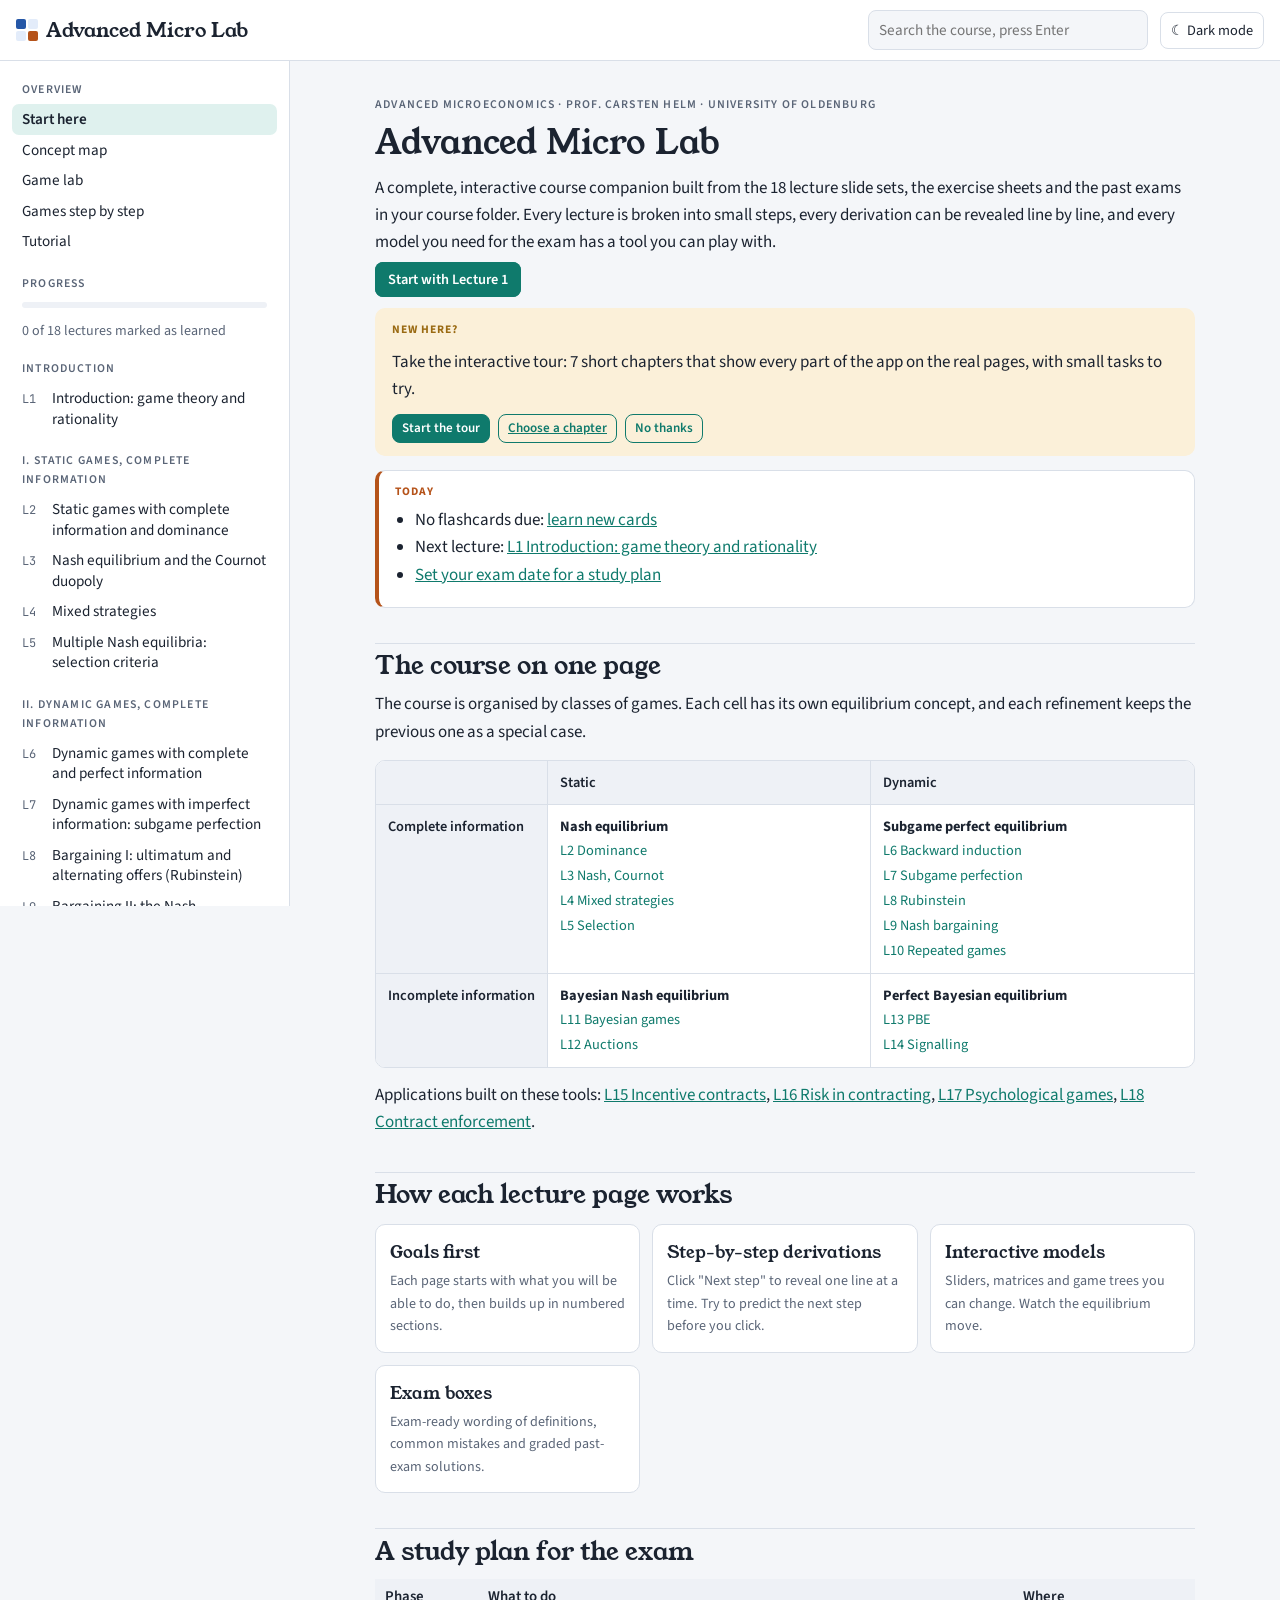
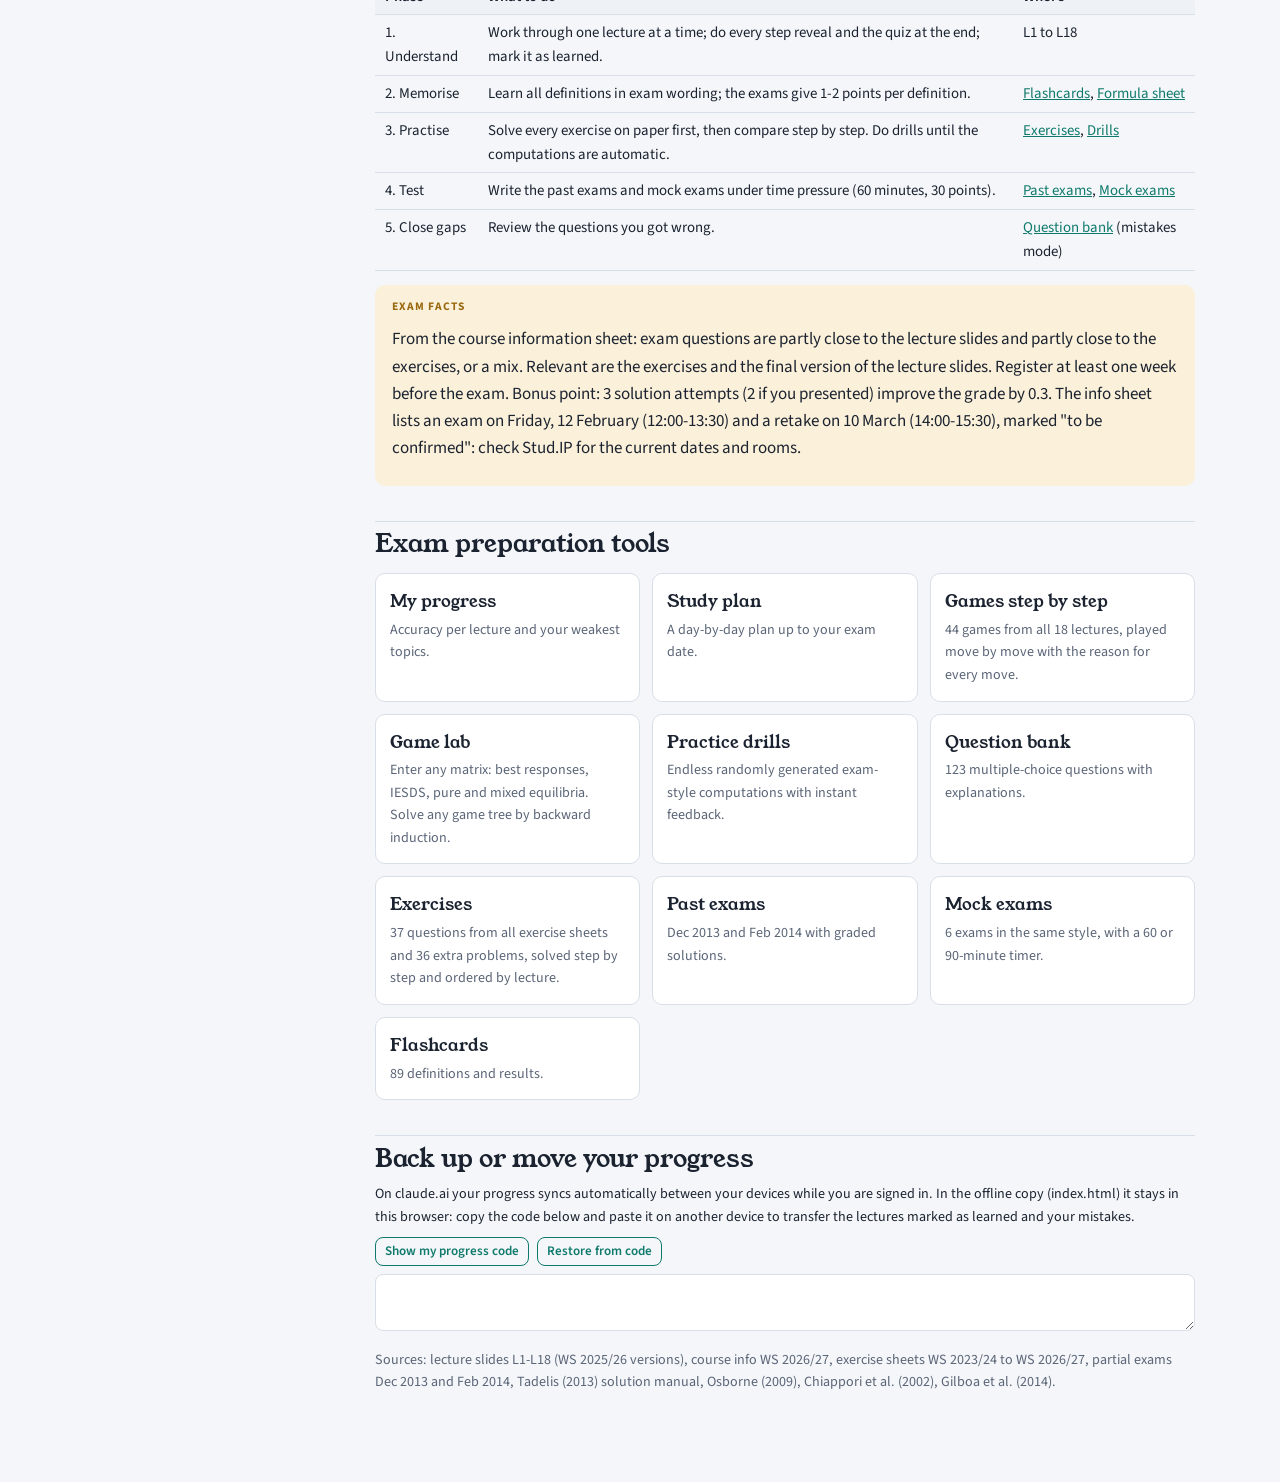
<file: index.html>
<!doctype html>
<html lang="en">
<head>
<meta charset="utf-8">
<meta name="viewport" content="width=device-width, initial-scale=1">
<title>Advanced Micro Lab</title>
<meta http-equiv="refresh" content="0; url=app/">
<link rel="canonical" href="app/">
</head>
<body style="font-family:system-ui,sans-serif;padding:24px">
<p>Opening <a href="app/">Advanced Micro Lab</a>...</p>
<script>location.replace('app/' + location.hash);</script>
</body>
</html>
</file>
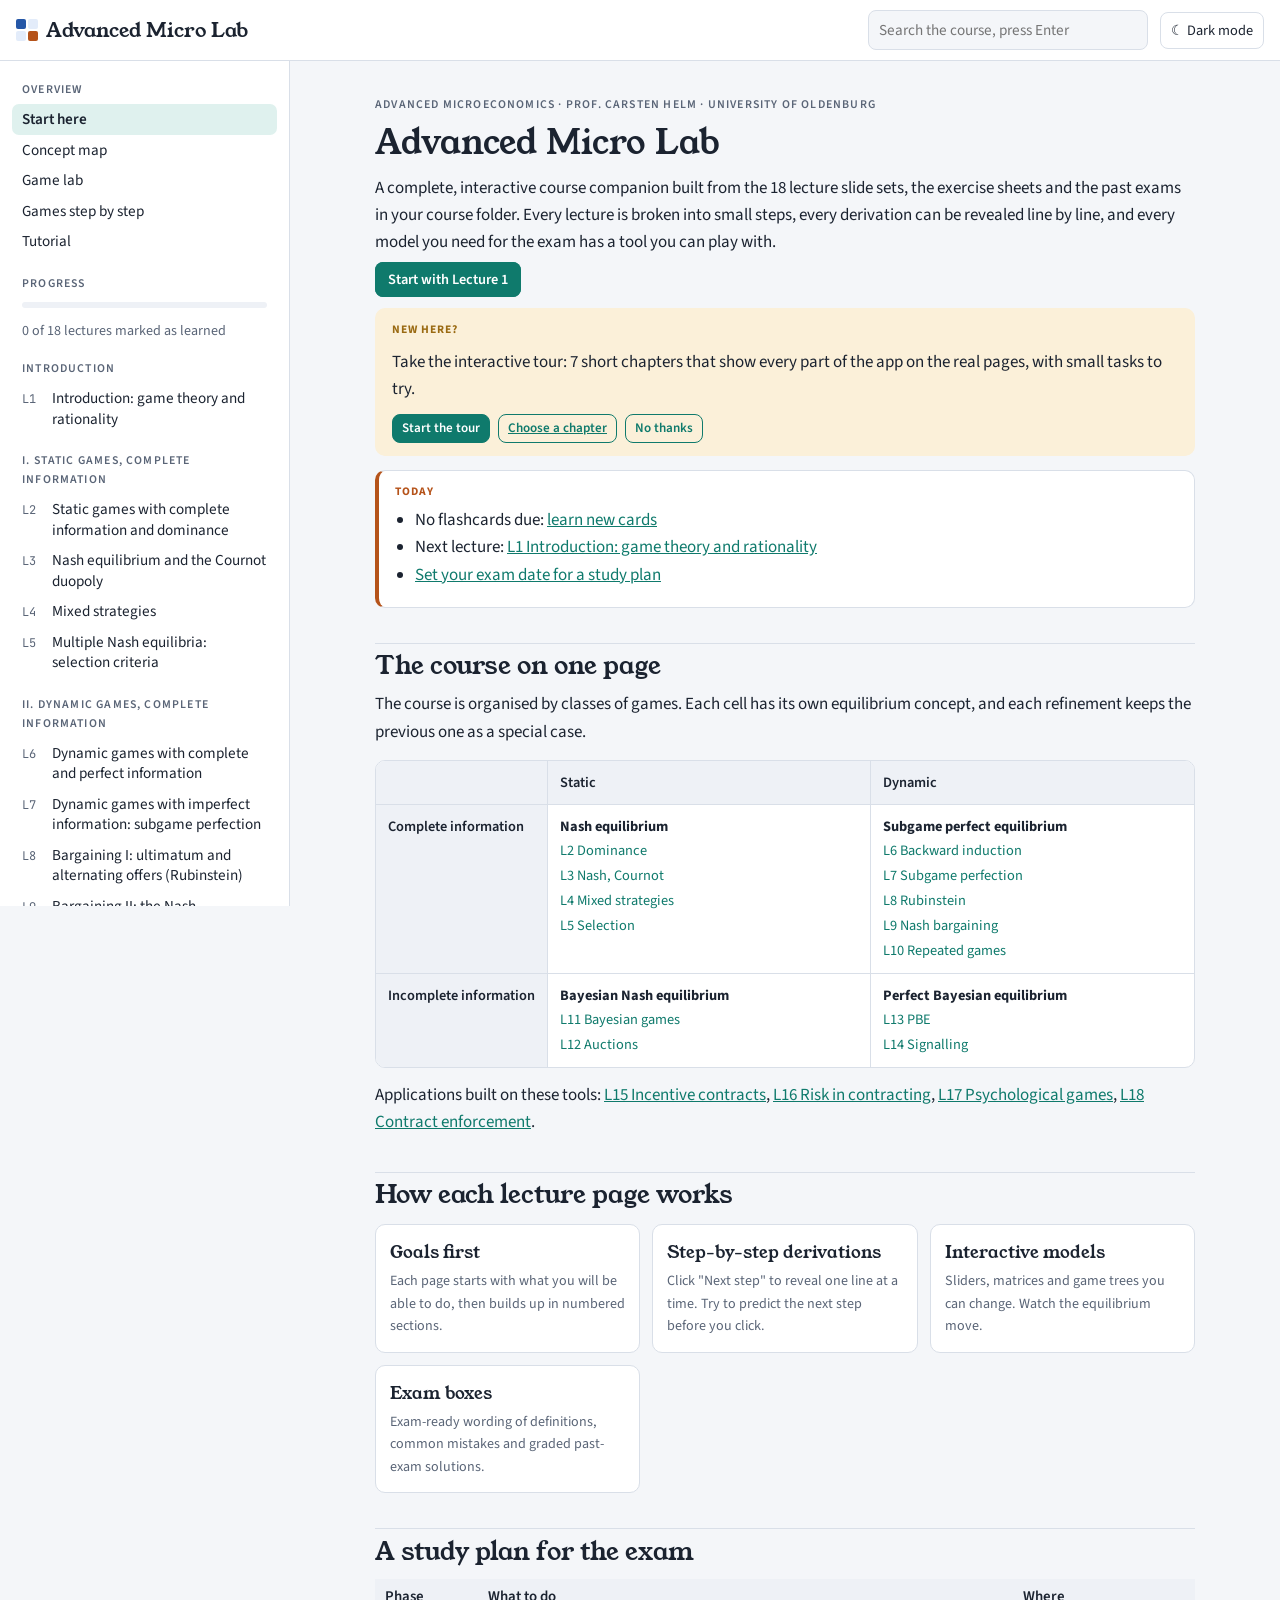
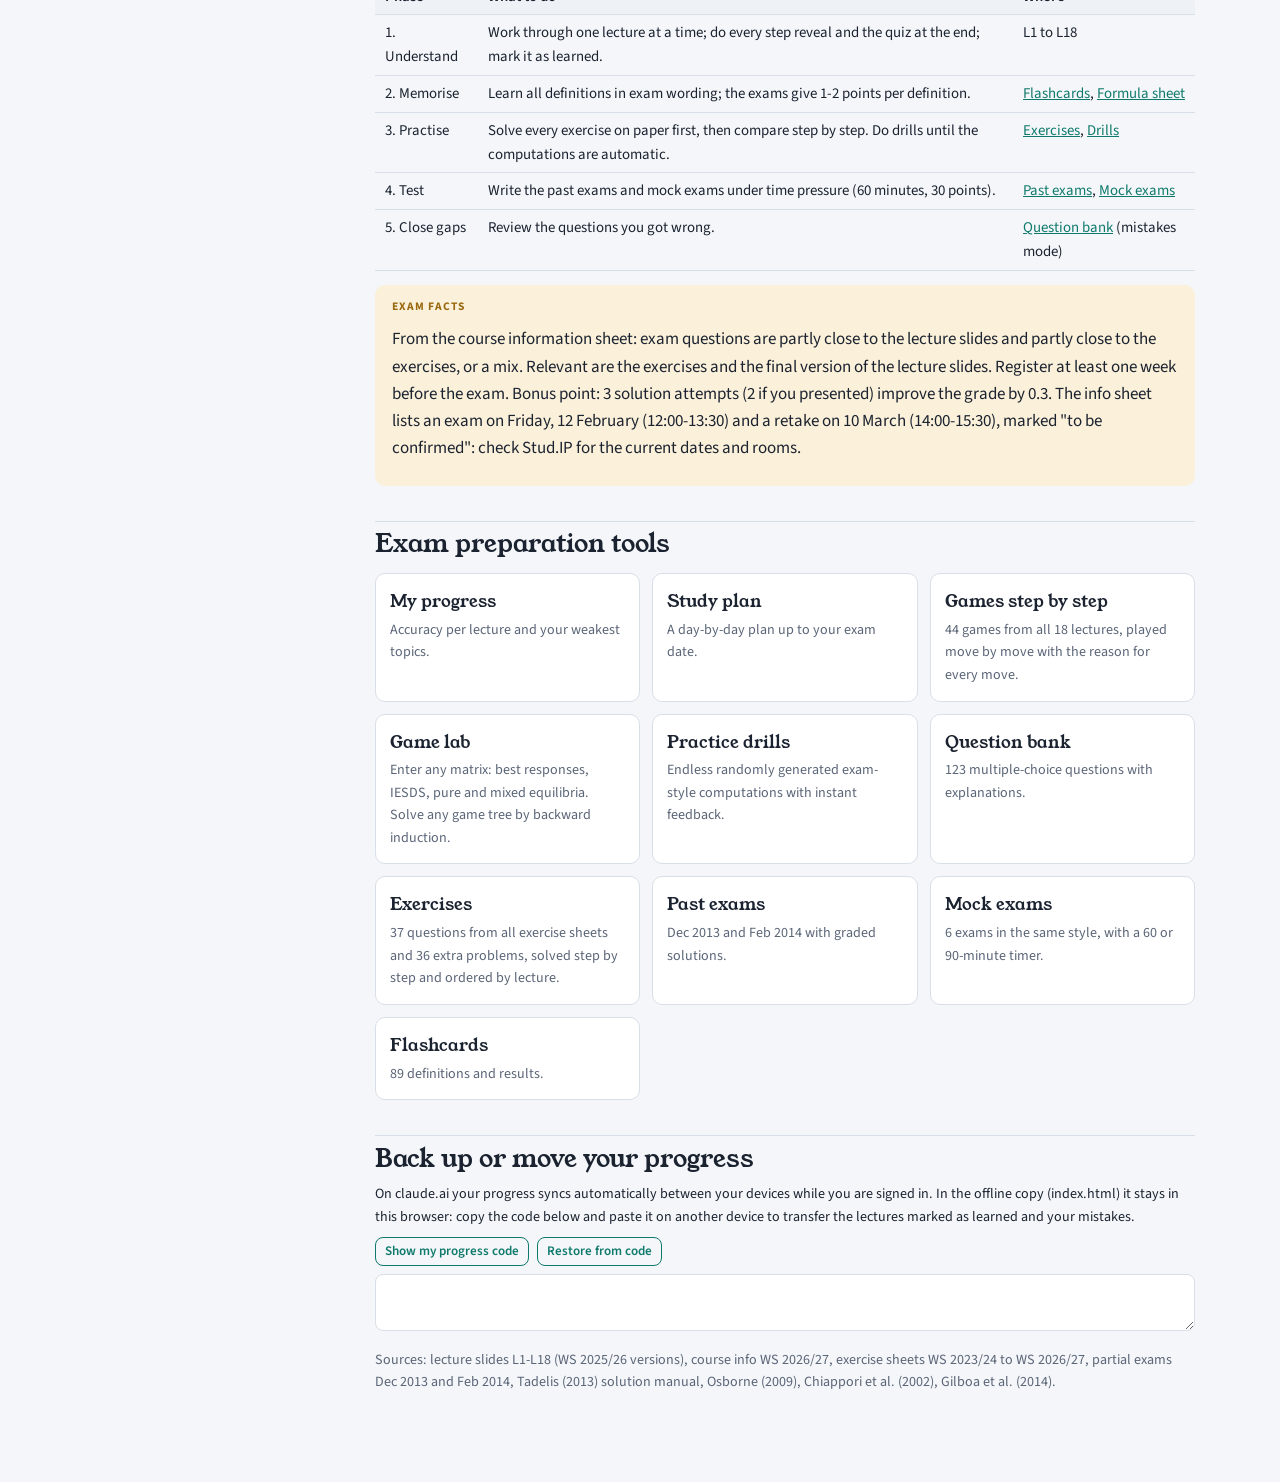
<file: app/index.html>
<!doctype html>
<html lang="en">
<head>
<meta charset="utf-8">
<meta name="viewport" content="width=device-width, initial-scale=1, viewport-fit=cover">
<title>Advanced Micro Lab</title>
<meta name="claude:viewport-fit-sides" content="cover">
<link rel="preconnect" href="https://fonts.googleapis.com">
<link rel="stylesheet" href="https://fonts.googleapis.com/css2?family=Young+Serif&family=Source+Sans+3:ital,wght@0,400;0,600;0,700;1,400&family=JetBrains+Mono:wght@400;600;700&display=swap">
<link rel="stylesheet" href="style.css">
<script>
window.MathJax = { tex: { inlineMath: [['\\(', '\\)']], displayMath: [['\\[', '\\]']] }, svg: { fontCache: 'global' }, startup: { typeset: false }, options: { enableMenu: false } };
</script>
<script src="vendor/tex-svg.min.js" async id="MathJax-script" onerror="var s=document.createElement('script');s.src='https://cdnjs.cloudflare.com/ajax/libs/mathjax/3.2.2/es5/tex-svg.min.js';s.async=true;s.onload=function(){var w=setInterval(function(){if(window.MathJax&&MathJax.typesetPromise){clearInterval(w);MathJax.typesetPromise([document.getElementById('main')]).catch(function(){});}},100)};document.head.appendChild(s);"></script>
</head>
<body>
<header class="topbar">
  <button class="iconbtn" id="menuBtn" type="button" aria-label="Open course menu">Menu</button>
  <a class="brand" href="#home"><span class="brand-mark" aria-hidden="true"><span></span><span></span><span></span><span></span></span><span class="brand-text"><span class="bt-long">Advanced </span>Micro Lab</span></a>
  <span class="spacer"></span>
  <div class="search"><input id="search" type="search" placeholder="Search the course, press Enter" aria-label="Search"></div>
  <button class="iconbtn" id="searchBtn" type="button" aria-label="Search the course" aria-expanded="false">Search</button>
  <button class="iconbtn" id="themeBtn" type="button">Theme</button>
</header>
<div class="shell">
  <aside class="sidebar" id="sidebar"><nav id="nav" aria-label="Course"></nav></aside>
  <main id="main"></main>
</div>
<script src="core.js"></script>
<script src="tree-solutions.js"></script>
<script src="content-a.js"></script>
<script src="content-b.js"></script>
<script src="content-c.js"></script>
<script src="content-d.js"></script>
<script src="content-e.js"></script>
<script src="content-f.js"></script>
<script src="content-g.js"></script>
<script src="content-h.js"></script>
<script src="content-i.js"></script>
<script src="content-j.js"></script>
<script src="exercise-tools.js"></script>
<script src="tutorial.js"></script>
<script src="widgets.js"></script>
<script src="walk-engine.js"></script>
<script src="walk-a.js"></script>
<script src="walk-b.js"></script>
<script src="walk-c.js"></script>
<script src="walk-q.js"></script>
<script src="ai.js"></script>
<script src="cloud.js"></script>
<script src="app.js"></script>
<script>
document.getElementById('MathJax-script').addEventListener('load', function () {
  var wait = setInterval(function () { if (window.MathJax && MathJax.typesetPromise) { clearInterval(wait); MathJax.typesetPromise([document.getElementById('main')]).catch(function () {}); } }, 100);
});
</script>
</body>
</html>
</file>
<file: app/style.css>
/* Layout: sticky top bar, left course map, centered reading column; widgets break slightly wider than text. */
:root {
  --paper: #f4f6f9;
  --surface: #ffffff;
  --surface-2: #eef1f6;
  --ink: #1b2330;
  --muted: #5a6577;
  --line: #d9dfe8;
  --accent: #0f7a6c;
  --accent-soft: #dff1ee;
  --p1: #2557a7;
  --p1-soft: #e3ecfa;
  --p2: #b5531a;
  --p2-soft: #fbeadf;
  --good: #1f8a4c;
  --good-soft: #e1f3e8;
  --bad: #b93a2e;
  --bad-soft: #f8e3e0;
  --warn: #9a6a12;
  --warn-soft: #fbf0d9;
  --ne: #f5d76e;
  --shadow: 0 1px 2px rgba(20, 30, 50, .06), 0 4px 14px rgba(20, 30, 50, .05);
  --f-display: "Young Serif", "Georgia", "Times New Roman", serif;
  --f-body: "Source Sans 3", "Segoe UI", "Helvetica Neue", Arial, sans-serif;
  --f-mono: "JetBrains Mono", "SFMono-Regular", Menlo, Consolas, monospace;
  --radius: 10px;
}
@media (prefers-color-scheme: dark) {
  :root:not([data-theme="light"]) {
    --paper: #12161d; --surface: #1a2029; --surface-2: #222a35; --ink: #e5e9f0; --muted: #9aa5b5; --line: #2d3644;
    --accent: #3cc2ae; --accent-soft: #163a36; --p1: #84aef2; --p1-soft: #1c2a42; --p2: #f0a066; --p2-soft: #3a2618;
    --good: #5fcf8c; --good-soft: #17301f; --bad: #f08578; --bad-soft: #3a1d1a; --warn: #e6b955; --warn-soft: #352a12;
    --ne: #6b5a17; --shadow: 0 1px 2px rgba(0,0,0,.3); color-scheme: dark;
  }
}
:root[data-theme="dark"] {
  --paper: #12161d; --surface: #1a2029; --surface-2: #222a35; --ink: #e5e9f0; --muted: #9aa5b5; --line: #2d3644;
  --accent: #3cc2ae; --accent-soft: #163a36; --p1: #84aef2; --p1-soft: #1c2a42; --p2: #f0a066; --p2-soft: #3a2618;
  --good: #5fcf8c; --good-soft: #17301f; --bad: #f08578; --bad-soft: #3a1d1a; --warn: #e6b955; --warn-soft: #352a12;
  --ne: #6b5a17; --shadow: 0 1px 2px rgba(0,0,0,.3); color-scheme: dark;
}

* { box-sizing: border-box; }
html, body { background: var(--paper); color: var(--ink); }
body { font-family: var(--f-body); font-size: 17px; line-height: 1.6; margin: 0; }
body::before { content: ""; position: fixed; inset: 0 0 auto; height: env(safe-area-inset-top, 0px); z-index: 10; background: var(--surface); }
a { color: var(--accent); }
:focus-visible { outline: 2px solid var(--accent); outline-offset: 2px; border-radius: 4px; }
h1, h2, h3, h4 { font-family: var(--f-display); font-weight: 400; text-wrap: balance; line-height: 1.25; }
h1 { font-size: 2.1rem; margin: .2em 0 .3em; }
h2 { font-size: 1.55rem; margin: 2.2rem 0 .6rem; padding-top: .4rem; border-top: 1px solid var(--line); }
h3 { font-size: 1.22rem; margin: 1.6rem 0 .5rem; }
h4 { font-size: 1.05rem; margin: 1.2rem 0 .4rem; }
p { margin: .6em 0; }
code, .mono { font-family: var(--f-mono); font-size: .88em; }
.muted { color: var(--muted); }
.small { font-size: .88rem; }
.eyebrow { font-size: .74rem; letter-spacing: .1em; text-transform: uppercase; color: var(--muted); font-weight: 600; }

/* top bar */
.topbar {
  position: sticky; top: env(safe-area-inset-top, 0px); z-index: 20; background: var(--surface);
  border-bottom: 1px solid var(--line); display: flex; align-items: center; gap: 12px;
  padding-block: 10px; padding-left: max(16px, env(safe-area-inset-left, 0px)); padding-right: max(16px, env(safe-area-inset-right, 0px));
}
.brand { font-family: var(--f-display); font-size: 1.25rem; color: var(--ink); text-decoration: none; white-space: nowrap; display: flex; align-items: center; gap: 8px; }
.brand-mark { display: inline-grid; grid-template-columns: 1fr 1fr; width: 22px; height: 22px; gap: 2px; }
.brand-mark span { border-radius: 2px; background: var(--p1-soft); }
.brand-mark span:nth-child(1) { background: var(--p1); }
.brand-mark span:nth-child(4) { background: var(--p2); }
.topbar .spacer { flex: 1; }
.search { flex: 0 1 280px; min-width: 0; }
.search input { width: 100%; padding: 7px 10px; border: 1px solid var(--line); border-radius: 8px; background: var(--paper); color: var(--ink); font: inherit; font-size: .95rem; }
.iconbtn { border: 1px solid var(--line); background: var(--surface); color: var(--ink); border-radius: 8px; padding: 6px 10px; cursor: pointer; font: inherit; font-size: .9rem; }
.iconbtn:hover { border-color: var(--accent); }
#menuBtn { display: none; }

/* shell */
.shell { display: grid; grid-template-columns: 290px minmax(0, 1fr); min-height: calc(100vh - 56px); }
.sidebar { border-right: 1px solid var(--line); background: var(--surface); padding: 16px 12px 40px; position: sticky; top: calc(env(safe-area-inset-top, 0px) + 55px); height: calc(100vh - 55px); overflow-y: auto; }
.nav-group { margin-bottom: 14px; }
.nav-group > .eyebrow { padding: 4px 10px; display: block; }
.nav a { display: flex; align-items: baseline; gap: 8px; padding: 5px 10px; border-radius: 7px; color: var(--ink); text-decoration: none; font-size: .95rem; line-height: 1.35; }
.nav a:hover { background: var(--surface-2); }
.nav a.active { background: var(--accent-soft); color: var(--ink); font-weight: 600; }
.nav a .num { font-family: var(--f-mono); font-size: .75rem; color: var(--muted); min-width: 22px; }
.nav a .done { margin-left: auto; color: var(--good); font-size: .8rem; }
.progressbar { height: 6px; background: var(--surface-2); border-radius: 4px; overflow: hidden; margin: 4px 10px 12px; }
.progressbar > div { height: 100%; background: var(--accent); width: 0; transition: width .3s; }

main { min-width: 0; padding-block: 28px 80px; padding-left: max(16px, env(safe-area-inset-left, 0px)); padding-right: max(16px, env(safe-area-inset-right, 0px)); }
.page { max-width: 820px; margin: 0 auto; }
.page.wide { max-width: 1040px; }

/* lesson header */
.lesson-head { display: grid; gap: 6px; margin-bottom: 18px; }
.lesson-meta { display: flex; flex-wrap: wrap; gap: 8px; }
.chip { display: inline-flex; align-items: center; gap: 4px; font-size: .78rem; padding: 2px 9px; border-radius: 999px; background: var(--surface-2); color: var(--muted); border: 1px solid var(--line); }
.chip.p1 { background: var(--p1-soft); color: var(--p1); border-color: transparent; }
.chip.p2 { background: var(--p2-soft); color: var(--p2); border-color: transparent; }
.chip.acc { background: var(--accent-soft); color: var(--accent); border-color: transparent; }
.goals { background: var(--surface); border: 1px solid var(--line); border-radius: var(--radius); padding: 12px 18px; }
.goals ul { margin: 6px 0; padding-left: 20px; }
.toc { display: flex; flex-wrap: wrap; gap: 6px; margin: 12px 0 0; }
.toc a { font-size: .82rem; text-decoration: none; padding: 3px 9px; border-radius: 6px; border: 1px solid var(--line); color: var(--muted); background: var(--surface); }
.toc a:hover { color: var(--accent); border-color: var(--accent); }

/* boxes */
.box { border-radius: var(--radius); padding: 12px 16px; margin: 14px 0; border: 1px solid var(--line); background: var(--surface); }
.box > .lbl { font-size: .72rem; letter-spacing: .09em; text-transform: uppercase; font-weight: 700; display: block; margin-bottom: 2px; }
.box.def { border-left: 4px solid var(--p1); }
.box.def > .lbl { color: var(--p1); }
.box.en { background: var(--surface-2); border-style: dashed; }
.box.en > .lbl { color: var(--muted); }
.box.en p, .box.en li { font-style: italic; }
.box.ex { border-left: 4px solid var(--accent); }
.box.ex > .lbl { color: var(--accent); }
.box.intu { background: var(--accent-soft); border-color: transparent; }
.box.intu > .lbl { color: var(--accent); }
.box.warn { background: var(--bad-soft); border-color: transparent; }
.box.warn > .lbl { color: var(--bad); }
.box.tip { background: var(--warn-soft); border-color: transparent; }
.box.tip > .lbl { color: var(--warn); }
.box.thm { border-left: 4px solid var(--p2); }
.box.thm > .lbl { color: var(--p2); }
.box ul, .box ol { padding-left: 20px; margin: 6px 0; }

/* step reveal */
.reveal { border: 1px solid var(--line); border-radius: var(--radius); background: var(--surface); margin: 14px 0; overflow: hidden; }
.reveal-head { display: flex; align-items: center; gap: 10px; padding: 10px 14px; background: var(--surface-2); flex-wrap: wrap; }
.reveal-head strong { flex: 1; min-width: 160px; }
.reveal ol.steps { margin: 0; padding: 10px 16px 12px 40px; }
.reveal ol.steps > li { margin: 6px 0; padding: 4px 0; }
.reveal ol.steps > li.hidden-step { display: none; }
.reveal ol.steps > li.just { animation: fadein .35s ease; }
@keyframes fadein { from { opacity: .2; transform: translateY(4px); } to { opacity: 1; transform: none; } }
@media (prefers-reduced-motion: reduce) { * { animation: none !important; transition: none !important; } }
.btn { border: 1px solid var(--accent); background: var(--accent); color: var(--surface); padding: 6px 12px; border-radius: 8px; cursor: pointer; font: inherit; font-size: .9rem; font-weight: 600; }
.btn.ghost { background: transparent; color: var(--accent); }
.btn:disabled { opacity: .45; cursor: default; }
.btn.sm { padding: 3px 9px; font-size: .82rem; }

details.sol { border: 1px solid var(--line); border-radius: var(--radius); background: var(--surface); margin: 10px 0; }
details.sol > summary { cursor: pointer; padding: 9px 14px; font-weight: 600; color: var(--accent); list-style: none; }
details.sol > summary::-webkit-details-marker { display: none; }
details.sol > summary::before { content: "+ "; font-family: var(--f-mono); }
details.sol[open] > summary::before { content: "- "; }
details.sol > .sol-body { padding: 4px 16px 12px; border-top: 1px solid var(--line); }

/* payoff matrices */
.mxwrap { overflow-x: auto; margin: 12px 0; }
table.mx { border-collapse: collapse; margin: 0 auto; font-family: var(--f-mono); font-size: .92rem; }
table.mx td, table.mx th { padding: 7px 12px; text-align: center; border: 1px solid var(--line); white-space: nowrap; }
table.mx th { font-family: var(--f-body); font-weight: 600; font-size: .85rem; background: var(--surface-2); }
table.mx th.pl1 { color: var(--p1); }
table.mx th.pl2 { color: var(--p2); }
table.mx th.blank { background: transparent; border: none; }
table.mx td { background: var(--surface); }
table.mx td.ne { background: var(--ne); }
table.mx td.dead { opacity: .3; text-decoration: line-through; }
table.mx .u1 { color: var(--p1); }
table.mx .u2 { color: var(--p2); }
table.mx .br { text-decoration: underline; text-decoration-thickness: 2px; text-underline-offset: 3px; font-weight: 700; }
.mxcap { text-align: center; font-size: .82rem; color: var(--muted); margin-top: 4px; }

/* data tables */
.tbl { overflow-x: auto; margin: 12px 0; }
.tbl table { border-collapse: collapse; width: 100%; font-size: .93rem; }
.tbl th, .tbl td { border-bottom: 1px solid var(--line); padding: 6px 10px; text-align: left; vertical-align: top; }
.tbl th { font-weight: 600; background: var(--surface-2); }
.tbl td.num, .tbl th.num { text-align: right; font-variant-numeric: tabular-nums; font-family: var(--f-mono); font-size: .88rem; }

/* widgets */
.w { margin: 18px 0; }
.widget { border: 1px solid var(--line); background: var(--surface); border-radius: 12px; box-shadow: var(--shadow); overflow: hidden; }
.widget-head { display: flex; align-items: center; gap: 10px; padding: 10px 16px; border-bottom: 1px solid var(--line); flex-wrap: wrap; }
.widget-head .ttl { font-weight: 700; flex: 1; min-width: 180px; }
.widget-head .tag { font-size: .7rem; letter-spacing: .1em; text-transform: uppercase; color: var(--accent); font-weight: 700; }
.widget-body { padding: 14px 16px; display: grid; gap: 12px; }
.wgrid { display: grid; grid-template-columns: minmax(0, 1fr) minmax(0, 1fr); gap: 16px; align-items: start; }
.wgrid > * { min-width: 0; }
.controls { display: grid; gap: 10px; }
.ctl { display: grid; grid-template-columns: minmax(80px, auto) 1fr 64px; gap: 10px; align-items: center; font-size: .92rem; }
.ctl input[type=range] { width: 100%; accent-color: var(--accent); }
.ctl output { font-family: var(--f-mono); font-size: .86rem; text-align: right; font-variant-numeric: tabular-nums; }
.readout { background: var(--surface-2); border-radius: 8px; padding: 10px 12px; font-size: .93rem; }
.readout .big { font-family: var(--f-mono); font-size: 1.05rem; font-weight: 700; }
.kv { display: grid; grid-template-columns: auto 1fr; gap: 3px 14px; font-variant-numeric: tabular-nums; }
.kv dt { color: var(--muted); }
.kv dd { margin: 0; font-family: var(--f-mono); font-size: .9rem; }
svg.plot { width: 100%; height: auto; display: block; }
svg.plot text { fill: var(--muted); font-family: var(--f-body); font-size: 11px; }
svg.plot .axis { stroke: var(--muted); stroke-width: 1; }
svg.plot .grid { stroke: var(--line); stroke-width: 1; }
svg.plot .c1 { stroke: var(--p1); fill: none; stroke-width: 2.5; }
svg.plot .c2 { stroke: var(--p2); fill: none; stroke-width: 2.5; }
svg.plot .ca { stroke: var(--accent); fill: none; stroke-width: 2.5; }
svg.plot .cm { stroke: var(--muted); fill: none; stroke-width: 1.5; stroke-dasharray: 4 4; }
svg.plot .dot { fill: var(--ink); }
svg.plot .dot-a { fill: var(--accent); }
svg.plot .dot-1 { fill: var(--p1); }
svg.plot .dot-2 { fill: var(--p2); }
svg.plot .area { fill: var(--accent-soft); stroke: none; }
svg.plot .area2 { fill: var(--p1-soft); stroke: none; }
svg.plot text.lbl1 { fill: var(--p1); font-weight: 600; }
svg.plot text.lbl2 { fill: var(--p2); font-weight: 600; }
svg.plot text.lbla { fill: var(--accent); font-weight: 600; }
svg.plot text.ink { fill: var(--ink); }
.legend { display: flex; gap: 14px; flex-wrap: wrap; font-size: .82rem; color: var(--muted); }
.legend span::before { content: ""; display: inline-block; width: 14px; height: 3px; margin-right: 5px; vertical-align: middle; background: currentColor; }
.legend .l1 { color: var(--p1); } .legend .l2 { color: var(--p2); } .legend .la { color: var(--accent); } .legend .lm { color: var(--muted); }
select, input[type=number], input[type=text], input[type=password], input[type=date] { font: inherit; font-size: .92rem; padding: 5px 8px; border: 1px solid var(--line); border-radius: 7px; background: var(--surface); color: var(--ink); }
input[type=number] { width: 80px; }
.row { display: flex; gap: 8px; flex-wrap: wrap; align-items: center; }
.pill { display: inline-block; padding: 1px 9px; border-radius: 999px; font-size: .8rem; font-weight: 600; }
.pill.ok { background: var(--good-soft); color: var(--good); }
.pill.no { background: var(--bad-soft); color: var(--bad); }
.pill.mid { background: var(--warn-soft); color: var(--warn); }
.log { font-size: .9rem; display: grid; gap: 4px; }
.log div { padding: 4px 8px; border-radius: 6px; background: var(--surface-2); }

/* matrix lab */
.edit-mx { border-collapse: collapse; margin: 0 auto; }
.edit-mx td, .edit-mx th { border: 1px solid var(--line); padding: 4px; text-align: center; }
.edit-mx th { background: var(--surface-2); font-size: .85rem; }
.edit-mx input { width: 46px; text-align: center; padding: 3px; font-family: var(--f-mono); font-size: .85rem; }
.edit-mx input.i1 { color: var(--p1); }
.edit-mx input.i2 { color: var(--p2); }
.edit-mx input.lab { width: 64px; font-family: var(--f-body); }
.edit-mx td.ne { background: var(--ne); }
.edit-mx td.dead { opacity: .3; }
.edit-mx input.br { font-weight: 800; text-decoration: underline; }

/* tree */
svg.tree { width: 100%; height: auto; display: block; }
svg.tree .edge { stroke: var(--muted); stroke-width: 1.6; }
svg.tree .edge.on { stroke: var(--accent); stroke-width: 3.5; }
svg.tree .edge.off { stroke-dasharray: 3 4; opacity: .5; }
svg.tree .node { fill: var(--surface); stroke: var(--ink); stroke-width: 1.5; }
svg.tree .node.p1 { fill: var(--p1); stroke: var(--p1); }
svg.tree .node.p2 { fill: var(--p2); stroke: var(--p2); }
svg.tree .node.p3 { fill: var(--good); stroke: var(--good); }
svg.tree .node.nat { fill: var(--surface); stroke: var(--muted); }
svg.tree .node.solved { stroke: var(--accent); stroke-width: 4; }
svg.tree .term { fill: var(--muted); }
svg.tree text { font-family: var(--f-body); font-size: 12px; fill: var(--ink); }
svg.tree text.act { fill: var(--muted); font-style: italic; }
svg.tree text.pl { font-weight: 700; font-size: 12px; }
svg.tree text.pay1 { fill: var(--p1); font-family: var(--f-mono); font-size: 11.5px; font-weight: 600; }
svg.tree text.pay2 { fill: var(--p2); font-family: var(--f-mono); font-size: 11.5px; font-weight: 600; }
svg.tree text.pay3 { fill: var(--good); font-family: var(--f-mono); font-size: 11.5px; font-weight: 600; }
svg.tree text.val { fill: var(--accent); font-family: var(--f-mono); font-size: 11px; font-weight: 700; }
svg.tree .info { stroke: var(--muted); stroke-width: 1.5; stroke-dasharray: 5 4; fill: none; }
.treewrap { overflow-x: auto; }
.treewrap svg { min-width: 380px; }

/* quiz */
.quiz { border: 1px solid var(--line); border-radius: var(--radius); background: var(--surface); padding: 14px 16px; margin: 18px 0; }
.quiz .qhead { display: flex; justify-content: space-between; gap: 10px; align-items: baseline; flex-wrap: wrap; }
.q { padding: 10px 0; border-top: 1px solid var(--line); }
.q:first-of-type { border-top: none; }
.q .qt { font-weight: 600; margin-bottom: 6px; }
.opts { display: grid; gap: 6px; }
.opt { text-align: left; border: 1px solid var(--line); background: var(--surface); color: var(--ink); border-radius: 8px; padding: 7px 11px; cursor: pointer; font: inherit; font-size: .95rem; }
.opt:hover:not(:disabled) { border-color: var(--accent); }
.opt.right { background: var(--good-soft); border-color: var(--good); }
.opt.wrong { background: var(--bad-soft); border-color: var(--bad); }
.opt:disabled { cursor: default; }
.why { margin-top: 8px; font-size: .93rem; padding: 8px 11px; background: var(--surface-2); border-radius: 8px; }

/* cards & home */
.grid-cards { display: grid; grid-template-columns: repeat(auto-fill, minmax(230px, 1fr)); gap: 12px; margin: 14px 0; }
.card { border: 1px solid var(--line); border-radius: var(--radius); background: var(--surface); padding: 14px; text-decoration: none; color: var(--ink); display: grid; gap: 4px; align-content: start; }
.card:hover { border-color: var(--accent); }
.card .t { font-family: var(--f-display); font-size: 1.05rem; }
.card .d { font-size: .88rem; color: var(--muted); }
.quad { display: grid; grid-template-columns: auto 1fr 1fr; gap: 0; border: 1px solid var(--line); border-radius: var(--radius); overflow: hidden; background: var(--surface); margin: 14px 0; }
.quad > div { padding: 10px 12px; border-right: 1px solid var(--line); border-bottom: 1px solid var(--line); font-size: .9rem; }
.quad > div:nth-child(3n) { border-right: none; }
.quad > div:nth-last-child(-n+3) { border-bottom: none; }
.quad .hd { background: var(--surface-2); font-weight: 600; }
.quad a { text-decoration: none; display: block; padding: 1px 0; }

.flash { perspective: 1000px; max-width: 560px; margin: 0 auto; }
.flash-inner { min-height: 220px; border: 1px solid var(--line); border-radius: 14px; background: var(--surface); box-shadow: var(--shadow); padding: 22px; display: grid; align-content: center; gap: 10px; cursor: pointer; text-align: center; }
.flash-inner .front { font-family: var(--f-display); font-size: 1.35rem; }
.flash-inner .back { font-size: 1rem; text-align: left; }

.drill { border: 1px solid var(--line); border-radius: var(--radius); background: var(--surface); padding: 14px 16px; margin: 12px 0; display: grid; gap: 10px; }
.drill .ans { display: flex; gap: 8px; flex-wrap: wrap; align-items: center; }
.drill .ans input { width: 110px; }

.timer { font-family: var(--f-mono); font-size: 1.3rem; font-weight: 700; }
.mark-done { display: flex; justify-content: space-between; align-items: center; gap: 12px; flex-wrap: wrap; border: 1px solid var(--line); background: var(--surface); border-radius: var(--radius); padding: 12px 16px; margin-top: 30px; }
.pager { display: flex; justify-content: space-between; gap: 10px; margin-top: 16px; flex-wrap: wrap; }
.pager a { text-decoration: none; border: 1px solid var(--line); border-radius: 8px; padding: 8px 12px; background: var(--surface); color: var(--ink); max-width: 48%; }
.pager a:hover { border-color: var(--accent); }
.pager .eyebrow { display: block; }
mjx-container { overflow-x: auto; overflow-y: hidden; max-width: 100%; }
mjx-container[display="true"] { padding: 4px 0; }
.searchres a { display: block; padding: 8px 10px; border-bottom: 1px solid var(--line); text-decoration: none; color: var(--ink); }
.searchres a:hover { background: var(--surface-2); }

@media (max-width: 900px) {
  .shell { grid-template-columns: 1fr; }
  .sidebar { position: fixed; top: calc(env(safe-area-inset-top, 0px) + 55px); left: 0; bottom: 0; width: min(320px, 86vw); z-index: 30; transform: translateX(-105%); transition: transform .2s; height: auto; box-shadow: var(--shadow); padding-left: max(12px, env(safe-area-inset-left, 0px)); }
  .sidebar.open { transform: none; }
  #menuBtn { display: inline-block; }
  .wgrid { grid-template-columns: 1fr; }
  .search { display: none; }
  h1 { font-size: 1.7rem; }
  body { font-size: 16px; }
  .quad { grid-template-columns: 1fr; }
  .quad > div { border-right: none; }
  .quad > div:nth-last-child(-n+3) { border-bottom: 1px solid var(--line); }
}

/* Phone-width fixes: brand truncates, inline formulas scroll, selects shrink. */
.brand { min-width: 0; overflow: hidden; }
.brand-text { overflow: hidden; text-overflow: ellipsis; white-space: nowrap; min-width: 0; }
.iconbtn { flex-shrink: 0; }
select { max-width: 100%; }
mjx-container:not([display]) { display: inline-block; max-width: 100%; overflow-x: auto; overflow-y: hidden; vertical-align: middle; }
@media (max-width: 480px) {
  .topbar { gap: 8px; }
  .brand { font-size: 1.05rem; }
  .ctl { grid-template-columns: 1fr 56px; }
  .ctl > span { grid-column: 1 / -1; }
  table.mx td, table.mx th { padding: 6px 8px; }
}

/* Answer boxes, Ask Claude, concept map. */
.ansbox { display: grid; gap: 6px; margin: 10px 0; }
.anstext, .ask-in, .drill textarea { width: 100%; font: inherit; font-size: .95rem; padding: 8px 10px; border: 1px solid var(--line); border-radius: 8px; background: var(--surface); color: var(--ink); resize: vertical; }
.rubric { display: grid; gap: 4px; padding: 8px 10px; border-radius: 8px; background: var(--surface-2); }
.rubric-row { flex-wrap: nowrap; align-items: flex-start; }
.rubric-row span { min-width: 0; }
.ask-log { display: grid; gap: 8px; margin: 6px 0; }
.ask-q { justify-self: end; max-width: 85%; background: var(--accent-soft); padding: 7px 11px; border-radius: 10px; }
.ask-a { max-width: 100%; background: var(--surface-2); padding: 9px 12px; border-radius: 10px; white-space: normal; overflow-wrap: anywhere; }
#syncStatus { flex-shrink: 0; }
svg.cm { width: 100%; height: auto; min-width: 560px; display: block; }
.cm-box { fill: var(--surface); stroke: var(--line); stroke-width: 1.5; }
.cm-title { fill: var(--ink); font-family: var(--f-display); font-size: 18px; }
.cm-sub { fill: var(--muted); font-family: var(--f-body); font-size: 12.5px; font-style: italic; }
.cm-link { fill: var(--accent); font-family: var(--f-body); font-size: 13px; text-decoration: underline; }
.cm-arrow { stroke: var(--p2); stroke-width: 2.2; }
.cm-headfill { fill: var(--p2); }
.cm-label { fill: var(--p2); font-family: var(--f-body); font-size: 12px; font-weight: 600; }
.cm-axis { fill: var(--muted); font-family: var(--f-body); font-size: 11px; letter-spacing: .12em; font-weight: 700; }

/* Exercises page */
#main h2[id], #main h3[id], .exitem { scroll-margin-top: 72px; }
.exitem { padding-top: 6px; border-top: 1px solid var(--line); margin-top: 22px; }
.exitem h3 { margin-top: 10px; }
.exsrc { display: flex; flex-wrap: wrap; gap: 6px; margin: -4px 0 10px; }
.exq { border: 1px solid var(--line); border-left: 4px solid var(--accent); border-radius: 10px; padding: 12px 16px; margin: 8px 0 14px; background: var(--surface); }
.exq .lbl { display: block; font-size: .72rem; letter-spacing: .08em; text-transform: uppercase; color: var(--accent); font-weight: 700; margin-bottom: 6px; }
.exq ol { margin: 6px 0; }
.exq ol li { margin: 4px 0; }

[hidden] { display: none !important; }
.sync-line { font-size: .8rem; color: var(--accent); padding: 4px 10px 0; }
.extabs { display: flex; flex-wrap: wrap; gap: 6px; align-items: center; }
.extabs a.chip { text-decoration: none; }
.extabs a.chip.acc { font-weight: 700; }

/* Phone: search toggle, short brand, icon theme button, form fields, concept map, course grid. */
#searchBtn { display: none; }
.cm-narrow { display: none; }
.drill { grid-template-columns: minmax(0, 1fr); }
.drill > * { min-width: 0; }
.drill input[type=text], .drill input[type=password], .drill select { width: 100%; }
.cm-card { display: grid; gap: 4px; border: 1px solid var(--line); border-radius: var(--radius); background: var(--surface); padding: 10px 12px; }
.cm-step { color: var(--p2); font-size: .85rem; font-weight: 600; padding: 6px 4px; }
@media (max-width: 900px) {
  #searchBtn { display: inline-block; }
  .topbar.search-open .search { display: block; position: absolute; left: 0; right: 0; top: 100%; flex: none; background: var(--surface); border-bottom: 1px solid var(--line); padding: 8px max(16px, env(safe-area-inset-right, 0px)) 8px max(16px, env(safe-area-inset-left, 0px)); }
  .quad .hd-col, .quad .hd-row { display: none; }
  .quad > div[data-k]::before { content: attr(data-k); display: block; font-size: .72rem; letter-spacing: .08em; text-transform: uppercase; color: var(--muted); font-weight: 700; margin-bottom: 4px; }
}
@media (max-width: 640px) {
  .cm-wide { display: none; }
  .cm-narrow { display: grid; gap: 0; margin: 12px 0; }
}
@media (max-width: 480px) {
  .bt-long { display: none; }
  .tb-text { display: none; }
}
.cm-sep { margin: 14px 0 8px; padding-top: 10px; border-top: 2px dashed var(--line); color: var(--p2); font-size: .85rem; font-weight: 600; }
.xt-lecs { display: flex; flex-wrap: wrap; gap: 6px; }
.xt-lecs label { cursor: pointer; }
.exst { margin-top: 10px; align-items: center; }
.exst .btn[aria-pressed="true"] { font-weight: 700; }
.drill #xt-n, .drill #xt-t { width: auto; }
.xt-body .anstext { margin: 4px 0 10px; }
.ask-a p { margin: 0 0 8px; }
.ask-a p:last-child { margin-bottom: 0; }
.ask-a ul, .ask-a ol { margin: 4px 0 8px; padding-left: 22px; }
.ask-a li { margin: 3px 0; }
.ask-a .md-h { font-weight: 700; margin-top: 6px; }
.ask-a code { font-family: var(--f-mono); font-size: .88em; background: var(--surface); padding: 1px 4px; border-radius: 4px; }
.ask-a .md-code { font-family: var(--f-mono); font-size: .85em; background: var(--surface); padding: 8px 10px; border-radius: 6px; overflow-x: auto; white-space: pre; }
.ask-a mjx-container[display="true"] { margin: 6px 0; overflow-x: auto; overflow-y: hidden; }
.ask-a.streaming::after { content: "▍"; color: var(--accent); animation: blink 1s steps(2) infinite; }
@keyframes blink { 50% { opacity: 0; } }

/* Ask box: chat-style composer with the button beside the text field. */
.ask-compose { display: flex; gap: 8px; align-items: flex-end; margin-top: 10px; }
.ask-compose .ask-in { flex: 1; min-width: 0; min-height: 44px; resize: vertical; }
.ask-compose .btn { flex-shrink: 0; min-height: 44px; padding: 0 20px; }
.ask-hint { margin: 6px 0 0; }
.ask-note { margin: 4px 0 0; color: var(--bad); }
.ask-note:empty { display: none; }

/* Interactive tutorial */
.tour { position: fixed; inset: 0; z-index: 100; pointer-events: none; }
.tour-block { position: fixed; inset: 0; pointer-events: auto; background: transparent; }
.tour-spot { position: fixed; border-radius: 10px; box-shadow: 0 0 0 4px var(--accent), 0 0 0 9999px rgba(10, 16, 24, .55); transition: all .25s ease; pointer-events: none; }
.tour-card { position: fixed; z-index: 101; pointer-events: auto; width: min(400px, calc(100vw - 32px)); background: var(--surface); color: var(--ink); border: 1px solid var(--line); border-radius: 14px; box-shadow: 0 18px 50px rgba(0, 0, 0, .35); padding: 16px 18px 14px; }
.tour-card.center { top: 50%; left: 50%; transform: translate(-50%, -50%); width: min(480px, calc(100vw - 32px)); }
.tour-card.sheet { left: 0; right: 0; bottom: 0; top: auto; width: auto; border-radius: 16px 16px 0 0; padding-bottom: max(14px, env(safe-area-inset-bottom, 0px)); padding-left: max(16px, env(safe-area-inset-left, 0px)); padding-right: max(16px, env(safe-area-inset-right, 0px)); max-height: 55vh; overflow-y: auto; }
.tour-card.sheet.top { top: calc(env(safe-area-inset-top, 0px) + 56px); bottom: auto; border-radius: 0 0 16px 16px; }
.tour-card h3 { margin: 4px 0 6px; font-size: 1.15rem; }
.tour-meta { font-size: .72rem; letter-spacing: .06em; text-transform: uppercase; color: var(--muted); font-weight: 700; }
.tour-text { font-size: .95rem; line-height: 1.5; }
.tour-text p { margin: 6px 0 0; }
.tour-task { margin-top: 10px; padding: 8px 10px; border-radius: 8px; background: var(--accent-soft); font-size: .92rem; }
.tour-dots { display: flex; gap: 4px; margin: 12px 0 10px; flex-wrap: wrap; }
.tour-dots span { width: 18px; height: 4px; border-radius: 2px; background: var(--line); }
.tour-dots span.past { background: var(--accent-soft); }
.tour-dots span.on { background: var(--accent); }
.tour-btns { display: flex; gap: 8px; align-items: center; }
.tour-btns .spacer { flex: 1; }
.linkbtn { background: none; border: 0; padding: 0; color: var(--accent); text-decoration: underline; cursor: pointer; font: inherit; font-size: .88rem; margin-left: 4px; }
.tour-list { display: grid; gap: 10px; margin: 16px 0; }
.tour-ch { display: flex; gap: 12px; align-items: center; justify-content: space-between; border: 1px solid var(--line); border-radius: var(--radius); background: var(--surface); padding: 12px 14px; }
.tour-ch h3 { margin: 2px 0 4px; }
.tour-ch p { margin: 0; }
.tour-ch > div { min-width: 0; }
@media (max-width: 480px) { .tour-ch { flex-direction: column; align-items: flex-start; } }
.tour.nospot .tour-block { background: rgba(10, 16, 24, .55); }

/* step-by-step game walkthroughs */
.wk-group { display: grid; gap: 18px; margin: 18px 0; }
.wk-anchor { scroll-margin-top: 70px; }
.wk:focus { outline: none; }
.wk:focus-visible { outline: 2px solid var(--accent); outline-offset: 2px; }
.wk-intro { margin: 0; color: var(--muted); }
.wk-panels { display: grid; grid-template-columns: repeat(auto-fit, minmax(min(100%, 320px), 1fr)); gap: 14px; align-items: start; }
.wk-panels.one { grid-template-columns: 1fr; }
.wk-panel { min-width: 0; }
.wk-ptitle { text-align: center; margin: 0 0 4px; }
.wk-mxwrap { text-align: center; margin: 4px 0; }
.wk-mxbox { position: relative; display: inline-block; text-align: left; vertical-align: top; }
.wk-mxbox svg.wk-arrows { position: absolute; left: 0; top: 0; pointer-events: none; overflow: visible; }
table.wk-mx td, table.wk-mx th { padding: 11px 20px; transition: background-color .25s; }
table.wk-mx td { white-space: nowrap; }
table.wk-mx td.wk-f { background: var(--accent-soft); }
table.wk-mx td.ne.wk-f { background: var(--ne); box-shadow: inset 0 0 0 2px var(--accent); }
table.wk-mx th.wk-fh { background: var(--accent-soft); color: var(--ink); }
table.wk-mx th.wk-deadh { opacity: .35; }
table.wk-mx .wk-cmp { box-shadow: 0 0 0 2px currentColor; border-radius: 4px; padding: 0 3px; background: var(--surface); }
table.wk-mx .wk-plain { font-family: var(--f-body); font-size: .88rem; }
.wk-prob { display: block; font-family: var(--f-mono); font-size: .72rem; font-weight: 700; }
.wk-prob.p1 { color: var(--p1); }
.wk-prob.p2 { color: var(--p2); }
.wk-ar { stroke-width: 2.4; stroke-linecap: round; fill: none; }
.wk-ar.p1 { stroke: var(--p1); } .wk-ar.p2 { stroke: var(--p2); } .wk-ar.pa { stroke: var(--accent); } .wk-ar.pm { stroke: var(--muted); }
.wk-ar.head { stroke: none; }
.wk-ar.head.p1 { fill: var(--p1); } .wk-ar.head.p2 { fill: var(--p2); } .wk-ar.head.pa { fill: var(--accent); } .wk-ar.head.pm { fill: var(--muted); }
svg.tree .wk-sub { fill: none; stroke: var(--accent); stroke-width: 1.5; stroke-dasharray: 6 5; }
svg.tree text.wk-sublbl { fill: var(--accent); font-size: 10px; font-weight: 700; letter-spacing: .08em; text-transform: uppercase; }
svg.tree .wk-dim { opacity: .22; }
svg.tree .wk-ring { fill: none; stroke: var(--accent); stroke-width: 2.5; animation: wkpulse 1.4s ease-in-out infinite; }
@keyframes wkpulse { 50% { stroke-opacity: .3; } }
svg.tree .wk-hl { fill: var(--ne); }
svg.tree .edge.wk-bad { stroke: var(--bad); }
svg.tree .wk-x { stroke: var(--bad); stroke-width: 3; stroke-linecap: round; fill: none; }
svg.tree text.wk-bel { fill: var(--accent); font-weight: 700; font-style: normal; }
svg.plot .wk-good { fill: var(--good); opacity: .13; stroke: none; }
svg.plot .wk-bad { fill: var(--bad); opacity: .16; stroke: none; }
svg.plot .wk-acc { fill: var(--accent); opacity: .12; stroke: none; }
svg.plot .wk-f1 { fill: var(--p1-soft); stroke: var(--p1); stroke-width: 1.5; }
svg.plot .wk-f2 { fill: var(--p2-soft); stroke: var(--p2); stroke-width: 1.5; }
svg.plot .wk-fa { fill: var(--accent-soft); stroke: var(--accent); stroke-width: 1.5; }
svg.plot .cbad { stroke: var(--bad); fill: none; stroke-width: 2; stroke-dasharray: 5 4; }
svg.plot text.wk-t { fill: var(--ink); font-size: 12px; font-weight: 600; }
.wk-text { border: 1px solid var(--line); border-radius: var(--radius); background: var(--surface-2); padding: 12px 14px; min-height: 9em; }
.wk-text.anim { animation: fadein .3s ease; }
.wk-meta { display: flex; gap: 10px; align-items: center; flex-wrap: wrap; }
.wk-count { color: var(--muted); font-weight: 700; letter-spacing: .08em; text-transform: uppercase; font-size: .7rem; }
.wk-who { padding: 1px 10px; border-radius: 999px; font-weight: 700; font-size: .78rem; }
.wk-who.p0 { background: var(--accent-soft); color: var(--accent); }
.wk-who.p1 { background: var(--p1-soft); color: var(--p1); }
.wk-who.p2 { background: var(--p2-soft); color: var(--p2); }
.wk-who.p3 { background: var(--good-soft); color: var(--good); }
.wk-who.nat { background: var(--surface); color: var(--muted); border: 1px solid var(--line); }
.wk-h { font-family: var(--f-display); font-size: 1.12rem; line-height: 1.35; margin: 6px 0 4px; }
.wk-d { font-size: .97rem; }
.wk-why, .wk-res { margin-top: 8px; padding: 8px 12px; border-radius: 0 8px 8px 0; font-size: .95rem; }
.wk-why { border-left: 3px solid var(--accent); background: var(--surface); }
.wk-res { border-left: 3px solid var(--good); background: var(--good-soft); }
.wk-why .lbl, .wk-res .lbl { display: block; font-size: .68rem; letter-spacing: .1em; text-transform: uppercase; font-weight: 700; color: var(--accent); }
.wk-res .lbl { color: var(--good); }
.wk-ctl { display: flex; gap: 8px; align-items: center; flex-wrap: wrap; }
.wk-dots { display: flex; gap: 5px; flex-wrap: wrap; flex: 1; justify-content: flex-end; }
.wk-dot { width: 26px; height: 26px; border-radius: 50%; border: 1px solid var(--line); background: var(--surface); color: var(--muted); font: 600 .72rem var(--f-body); padding: 0; cursor: pointer; }
.wk-dot.past { background: var(--accent-soft); color: var(--ink); }
.wk-dot.on { background: var(--accent); border-color: var(--accent); color: var(--surface); }
.wk-lecs { display: flex; flex-wrap: wrap; gap: 6px; margin: 14px 0 4px; }
@media (max-width: 480px) {
  table.wk-mx td, table.wk-mx th { padding: 9px 12px; }
  .wk-dots { justify-content: flex-start; }
}

/* Walkthrough predictions */
.wk .widget-head { flex-wrap: wrap; }
.wk-ptoggle { margin-left: auto; display: inline-flex; align-items: center; gap: 6px; font-size: .8rem; font-weight: 600; color: var(--muted); cursor: pointer; white-space: nowrap; }
.wk-ptoggle input { accent-color: var(--accent); margin: 0; }
.wk-score { margin-left: auto; font-size: .75rem; font-weight: 700; color: var(--muted); }
.wk-text.wk-asking { border-color: var(--accent); background: var(--surface); }
.wk-qg { margin-top: 10px; }
.wk-ql { margin: 0 0 4px; font-size: .88rem; font-weight: 600; }
.wk-opts { display: flex; flex-wrap: wrap; gap: 6px; }
.wk-opt { border: 1px solid var(--line); background: var(--surface-2); color: var(--ink); border-radius: 8px; padding: 6px 12px; font: inherit; font-size: .92rem; cursor: pointer; text-align: left; }
.wk-opt:hover { border-color: var(--accent); }
.wk-opt[aria-pressed="true"] { background: var(--accent-soft); border-color: var(--accent); box-shadow: inset 0 0 0 1px var(--accent); }
.wk-qact { display: flex; flex-wrap: wrap; align-items: center; gap: 8px; margin-top: 12px; }
.wk-fb { margin: 6px 0 4px; padding: 8px 12px; border-radius: 0 8px 8px 0; font-size: .93rem; }
.wk-fb ul { margin: 4px 0; padding-left: 18px; }
.wk-fb .lbl { display: block; font-size: .68rem; letter-spacing: .1em; text-transform: uppercase; font-weight: 700; }
.wk-fb.ok { border-left: 3px solid var(--good); background: var(--good-soft); }
.wk-fb.ok .lbl { color: var(--good); }
.wk-fb.no { border-left: 3px solid var(--bad); background: var(--bad-soft); }
.wk-fb.no .lbl { color: var(--bad); }
table.wk-mx.wk-asking td, table.wk-mx.wk-asking th[data-h] { cursor: pointer; }
table.wk-mx.wk-asking td:hover { outline: 2px dashed var(--accent); outline-offset: -3px; }
table.wk-mx td.wk-pick, table.wk-mx th.wk-pick { background: var(--accent-soft); box-shadow: inset 0 0 0 2px var(--accent); }
table.wk-mx .wk-pick { box-shadow: 0 0 0 2px var(--accent); border-radius: 4px; background: var(--accent-soft); }
.tree .wk-hit { stroke: transparent; stroke-width: 18; cursor: pointer; pointer-events: stroke; }
.tree .wk-hit:hover { stroke: var(--accent-soft); stroke-opacity: .8; }
.tree line.edge.wk-sel { stroke: var(--accent); stroke-width: 4; stroke-dasharray: none; }
.tree text.act.wk-sel { fill: var(--accent); font-weight: 700; }
.wk-lscore { font-size: .7rem; opacity: .8; margin-left: 2px; }
</file>
